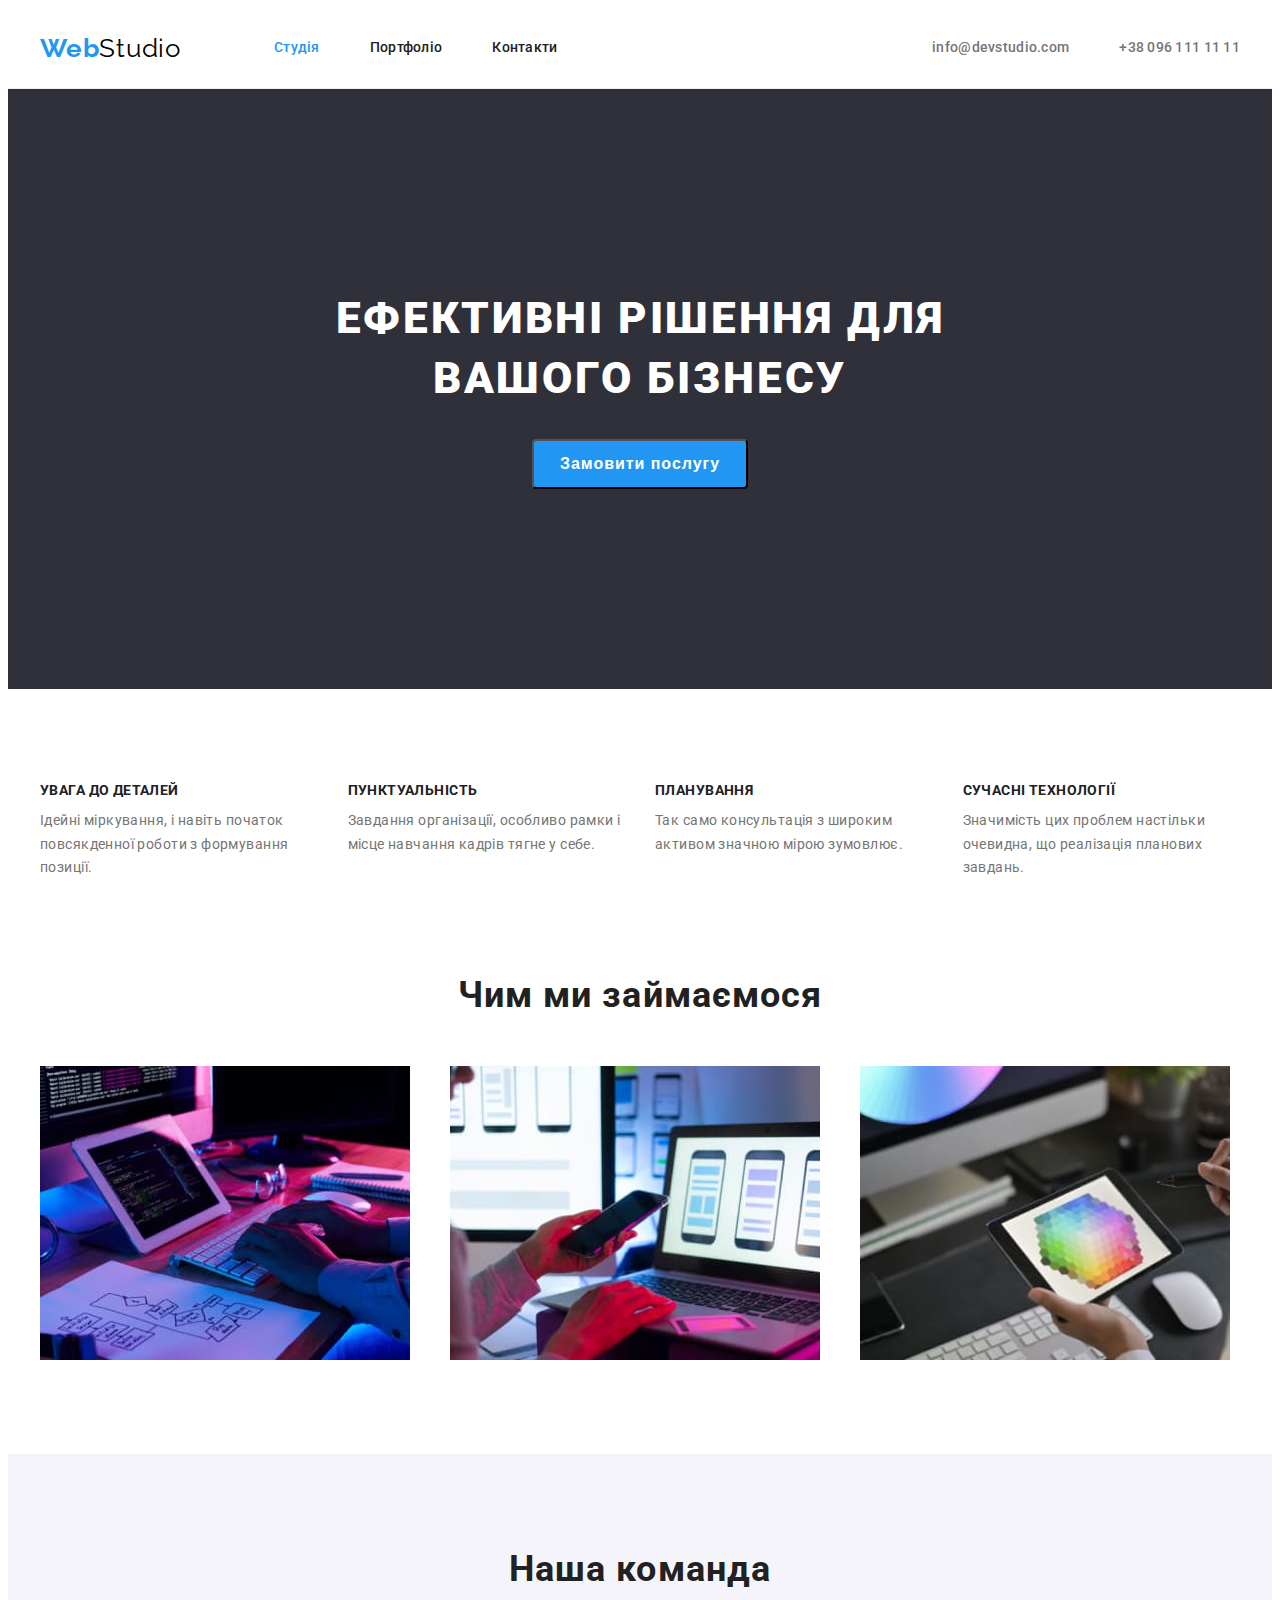
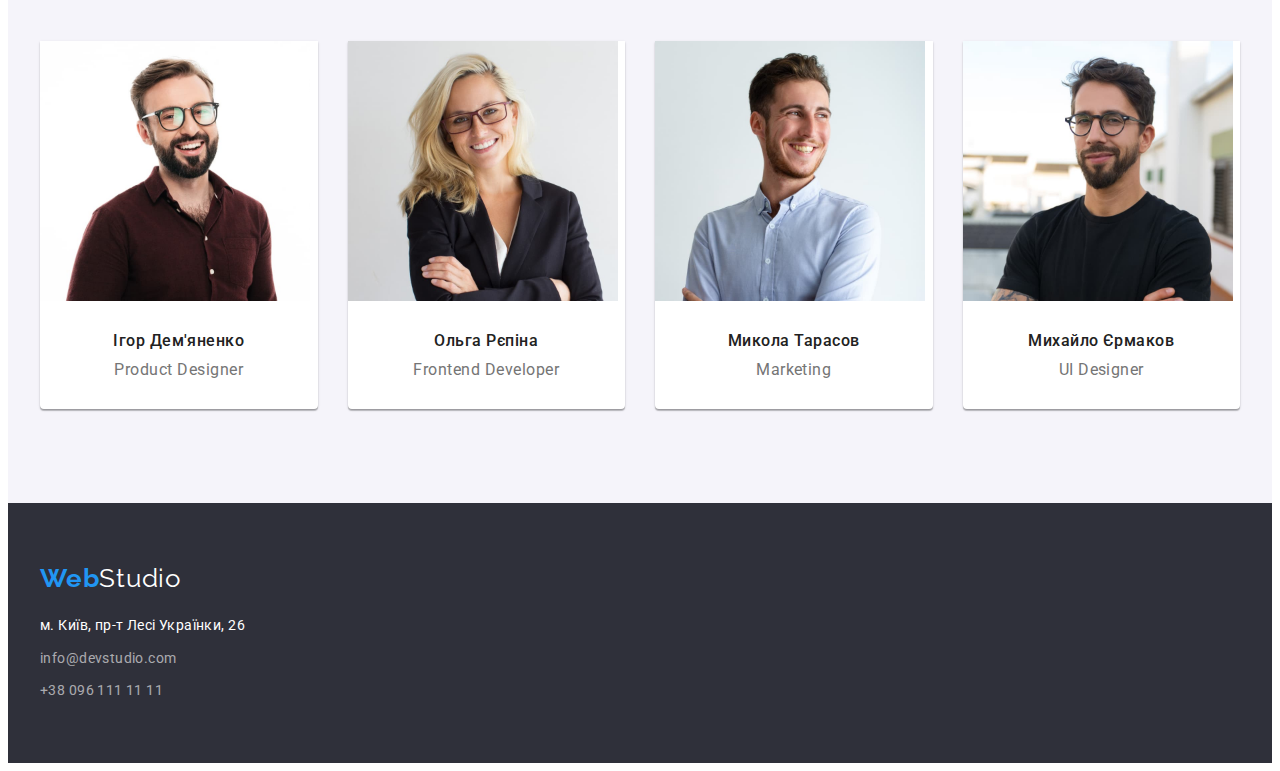
<file: index.html>
<!DOCTYPE html>
<html lang="uk">

<head>
    <meta charset="UTF-8">
    <meta http-equiv="X-UA-Compatible" content="IE=edge">
    <meta name="viewport" content="width=device-width, initial-scale=1.0">
    <title>Web Studio</title>
    <link rel="preconnect" href="https://fonts.googleapis.com">
    <link rel="preconnect" href="https://fonts.gstatic.com" crossorigin>
    <link
        href="https://fonts.googleapis.com/css2?family=Oleo+Script&family=Raleway:wght@700&family=Roboto:wght@400;500;700;900&display=swap"
        rel="stylesheet">
    <link rel="stylesheet" href="https://cdnjs.cloudflare.com/ajax/libs/modern-normalize/2.0.0/modern-normalize.min.css"
        integrity="sha512-4xo8blKMVCiXpTaLzQSLSw3KFOVPWhm/TRtuPVc4WG6kUgjH6J03IBuG7JZPkcWMxJ5huwaBpOpnwYElP/m6wg=="
        crossorigin="anonymous" referrerpolicy="no-referrer" />
    <link rel="stylesheet" href="./css/styles.css">
</head>

<body>
    <!-- Шапка -->

    <header class="header">
        <div class="container header-box">
            <nav class="navigation">
                <a class="logo1 link" href="./index.html">Web<span class="logo2">Studio</span></a>
                <ul class="nav-list">
                    <li><a class="link navigation-link accent-link" href="./index.html">Студія</a></li>
                    <li><a class="link navigation-link" href="./portfolio.html">Портфоліо</a></li>
                    <li><a class="link navigation-link" href="./index.html">Контакти</a></li>
                </ul>
            </nav>
            <ul class="nav-contact">
                <li><a class="link link-contact" href="mailto:spolonchuk@gmail.com">info@devstudio.com</a>
                </li>
                <li><a class="link link-contact" href="tel:+380961111111">+38 096 111 11 11</a></li>
            </ul>
        </div>
    </header>

    <main>
        <!-- Герой -->
        <section class="section hero">
            <div class="container">
                <h1 class="hero-title">Ефективні рішення для вашого бізнесу</h1>
                <button class="btn accent-btn" type="button">Замовити послугу</button>
            </div>
        </section>

        <section class="section advantages">
            <div class="container">
                <h2 class="visually-hidden">Наші переваги</h2>
                <ul class="adv-list">
                    <li class="adv-item">
                        <h3 class="advan-title">УВАГА ДО ДЕТАЛЕЙ</h3>
                        <p class=" advan-text">Ідейні міркування, і навіть початок повсякденної роботи з формування
                            позиції.</p>
                    </li>
                    <li class="adv-item">
                        <h3 class="advan-title">ПУНКТУАЛЬНІСТЬ</h3>
                        <p class=" advan-text">Завдання організації, особливо рамки і місце навчання кадрів тягне у
                            себе.</p>
                    </li>
                    <li class="adv-item">
                        <h3 class="advan-title">ПЛАНУВАННЯ</h3>
                        <p class=" advan-text">Так само консультація з широким активом значною мірою зумовлює.</p>
                    </li>
                    <li class="adv-item">
                        <h3 class="advan-title">СУЧАСНІ ТЕХНОЛОГІЇ</h3>
                        <p class=" advan-text">Значимість цих проблем настільки очевидна, що реалізація планових
                            завдань.</p>
                    </li>
                </ul>
            </div>
        </section>

        <section class="section works">
            <div class="container">
                <h2 class="section-title">Чим ми займаємося</h2>
                <ul class="works-list">
                    <li class="works-item"><img src="./images/main/img1.jpg" alt="Розробка" width="370" height="294">
                    </li>
                    <li class="works-item"><img src="./images/main/img2.jpg" alt="Адаптація" width="370" height="294">
                    </li>
                    <li class="works-item"><img src="./images/main/img3.jpg" alt="Підбір кольору" width="370"
                            height="294"></li>
                </ul>
            </div>
        </section>

        <section class="teams section">
            <div class="container">
                <h2 class="section-title">Наша команда</h2>
                <ul class="team-list">
                    <li class="adv-item team-item">
                        <img src="./images/main/teamcard1.jpg" alt="Ігор Дем'яненко" width="270" height="260">
                        <div class="team-box">
                            <h3 class="team-title">Ігор Дем'яненко</h3>
                            <p class="team-text">Product Designer</p>
                        </div>
                    </li>
                    <li class="adv-item team-item">
                        <img src="./images/main/teamcard2.jpg" alt="Ольга Рєпіна" width="270" height="260">
                        <div class="team-box">
                            <h3 class="team-title">Ольга Рєпіна</h3>
                            <p class="team-text">Frontend Developer</p>
                        </div>
                    </li>
                    <li class="adv-item team-item">
                        <img src="./images/main/teamcard3.jpg" alt="Микола Тарасов" width="270" height="260">
                        <div class="team-box">
                            <h3 class="team-title">Микола Тарасов</h3>
                            <p class="team-text">Marketing</p>
                        </div>
                    </li>
                    <li class="adv-item team-item">
                        <img src="./images/main/teamcard4.jpg" alt="Михайло Єрмаков" width="270" height="260">
                        <div class="team-box">
                            <h3 class="team-title">Михайло Єрмаков</h3>
                            <p class="team-text">UI Designer</p>
                        </div>
                    </li>
                </ul>
            </div>
        </section>

    </main>

    <footer class="flooter">
        <div class=" container fl-box">
            <a class="logo1 link" href="./index.html">Web<span class="logo3">Studio</span></a>
            <address class="address">м. Київ, пр-т Лесі Українки, 26
                <ul class="adress-list">
                    <li><a class="link flooter-link"
                            href="mailto:spolonchuk@gmail.com">info@devstudio.com</a>
                    </li>
                    <li class="address-item"><a class="link flooter-link" href="tel:+380961111111">+38 096 111 11 11</a>
                    </li>
                </ul>
            </address>
        </div>
    </footer>

</body>

</html>
</file>
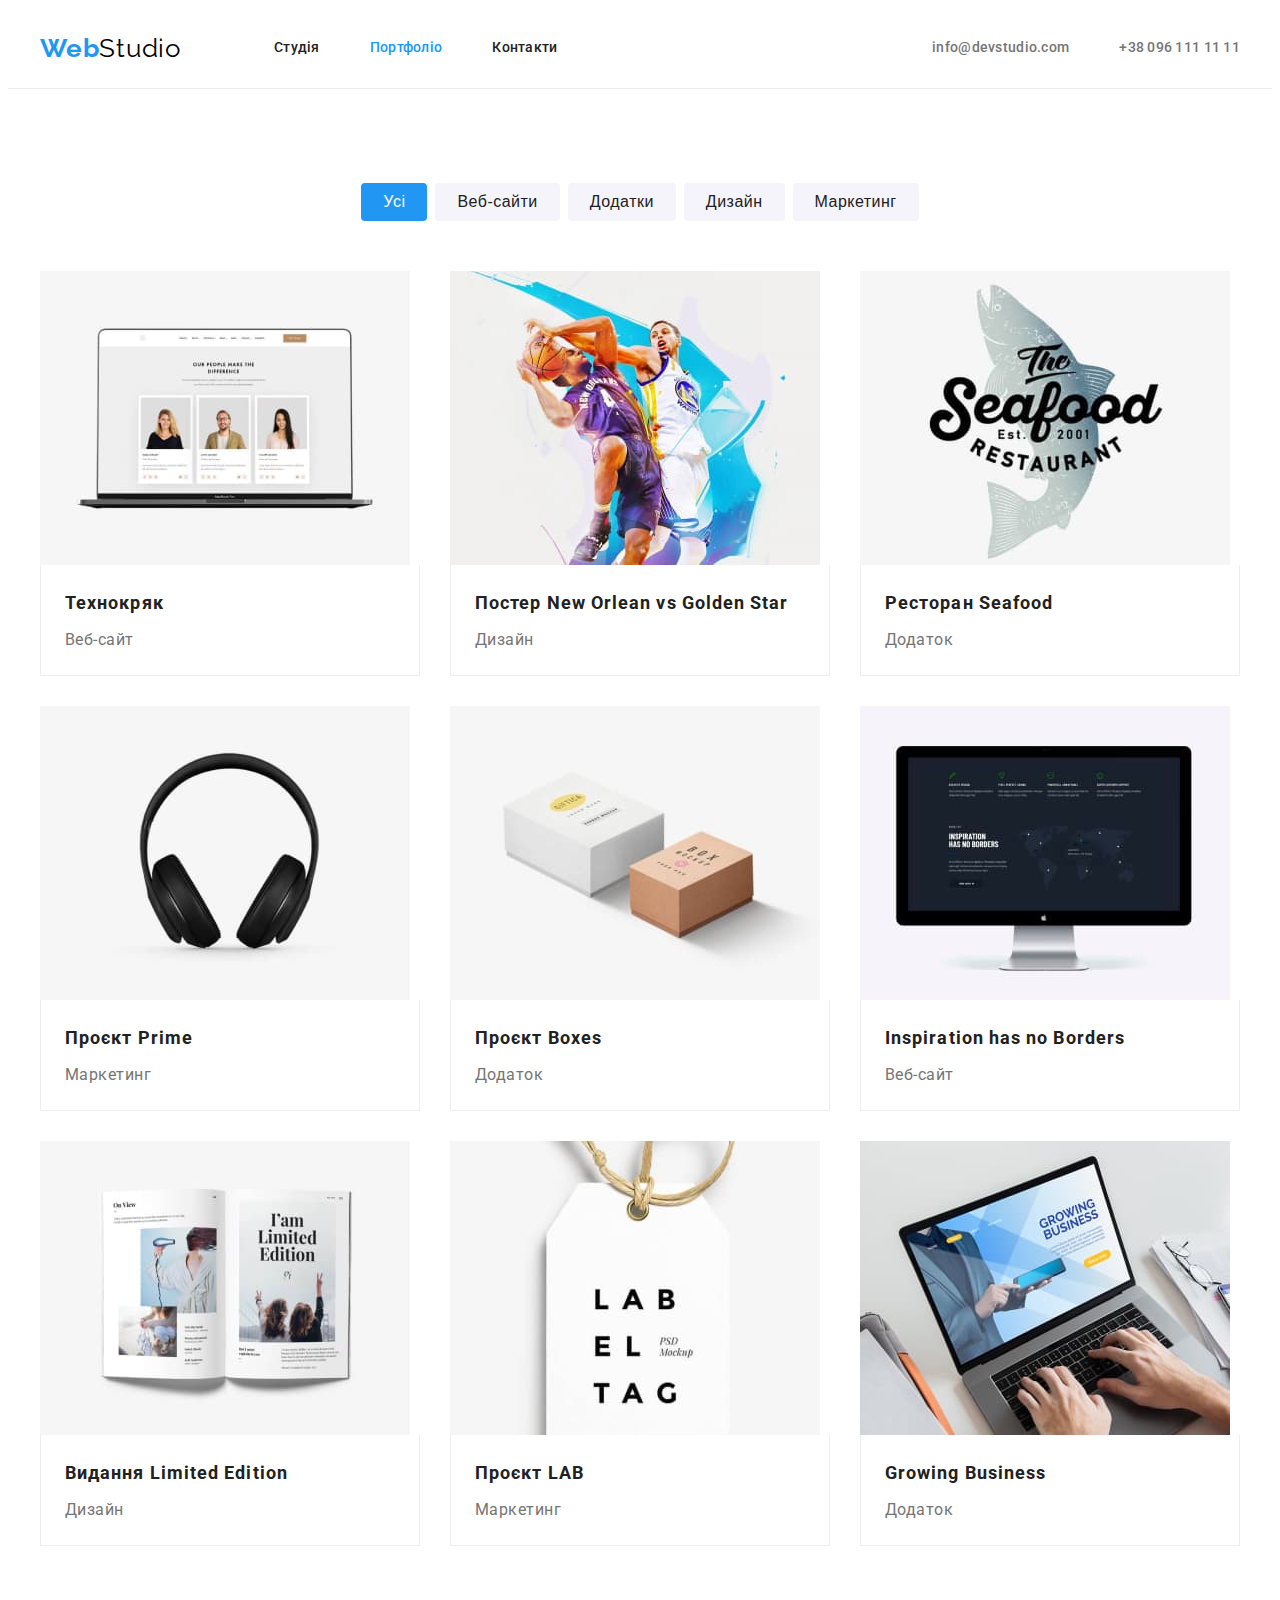
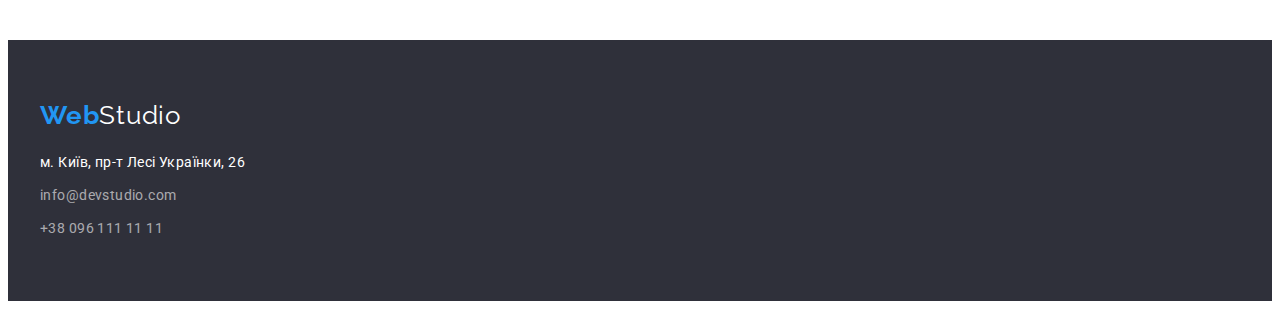
<file: portfolio.html>
<!DOCTYPE html>
<html lang="uk">

<head>
    <meta charset="UTF-8">
    <meta http-equiv="X-UA-Compatible" content="IE=edge">
    <meta name="viewport" content="width=device-width, initial-scale=1.0">
    <title>Web Studio</title>
    <link rel="preconnect" href="https://fonts.googleapis.com">
    <link rel="preconnect" href="https://fonts.gstatic.com" crossorigin>
    <link
        href="https://fonts.googleapis.com/css2?family=Oleo+Script&family=Raleway:wght@700&family=Roboto:wght@400;500;700;900&display=swap"
        rel="stylesheet">
    <link rel="stylesheet" href="https://cdnjs.cloudflare.com/ajax/libs/modern-normalize/2.0.0/modern-normalize.min.css"
        integrity="sha512-4xo8blKMVCiXpTaLzQSLSw3KFOVPWhm/TRtuPVc4WG6kUgjH6J03IBuG7JZPkcWMxJ5huwaBpOpnwYElP/m6wg=="
        crossorigin="anonymous" referrerpolicy="no-referrer" />
    <link rel="stylesheet" href="./css/styles.css">
</head>

<body>
    <!-- Шапка -->
    <header class="header">
        <div class="container header-box">
            <nav class="navigation">
                <a class="logo1 link" href="./index.html">Web<span class="logo2">Studio</span></a>
                <ul class="nav-list">
                    <li><a class="link navigation-link" href="./index.html">Студія</a></li>
                    <li><a class="link navigation-link accent-link" href="./portfolio.html">Портфоліо</a></li>
                    <li><a class="link navigation-link" href="./index.html">Контакти</a></li>
                </ul>
            </nav>
            <ul class="nav-contact">
                <li><a class="link link-contact" href="mailto:spolonchuk@gmail.com">info@devstudio.com</a>
                </li>
                <li><a class="link link-contact" href="tel:+380961111111">+38 096 111 11 11</a></li>
            </ul>
        </div>
    </header>

    <main>
        <section class="section">
            <div class="container">
                <h1 class="visually-hidden">Портфоліо</h1>
                <ul class="portf-btn-box">
                    <li class="portf-item"><button class="portfolio-btn accent-btn" type="button">Усі</button></li>
                    <li class="portf-item"><button class="portfolio-btn" type="button">Веб-сайти</button></li>
                    <li class="portf-item"><button class="portfolio-btn" type="button">Додатки</button></li>
                    <li class="portf-item"><button class="portfolio-btn" type="button">Дизайн</button></li>
                    <li class="portf-item"><button class="portfolio-btn" type="button">Маркетинг</button></li>
                </ul>

                <ul class="portfolio-list">
                    <li class="portfolio-item">
                        <a class="portfolio-link" href="">
                            <img src="./images/portfolio/img1.jpg" alt="Технокряк" width="370" height="294">
                            <div class="portfolio-link-box">
                                <h2 class="portfolio-title">Технокряк</h2>
                                <p class="portfolio-text">Веб-сайт</p>
                            </div>
                        </a>
                    </li>
                    <li class="portfolio-item">
                        <a class="portfolio-link" href="">
                            <img src="./images/portfolio/img2.jpg" alt="Постер" width="370" height="294">
                            <div class="portfolio-link-box">
                                <h2 class="portfolio-title">Постер <span lang="en">New Orlean vs Golden Star</span></h2>
                                <p class="portfolio-text">Дизайн</p>
                            </div>
                        </a>
                    </li>
                    <li class="portfolio-item">
                        <a class="portfolio-link" href="">
                            <img src="./images/portfolio/img3.jpg" alt="Ресторан" width="370" height="294">
                            <div class="portfolio-link-box">
                                <h2 class="portfolio-title">Ресторан <span lang="en">Seafood</span></h2>
                                <p class="portfolio-text">Додаток</p>
                            </div>
                        </a>
                    </li>
                    <li class="portfolio-item">
                        <a class="portfolio-link" href="">
                            <img src="./images/portfolio/img4.jpg" alt="Проєкт Prime" width="370" height="294">
                            <div class="portfolio-link-box">
                                <h2 class="portfolio-title">Проєкт <span lang="en">Prime</span></h2>
                                <p class="portfolio-text">Маркетинг</p>
                            </div>
                        </a>
                    </li>
                    <li class="portfolio-item">
                        <a class="portfolio-link" href="">
                            <img src="./images/portfolio/img5.jpg" alt="Проєкт Boxes" width="370" height="294">
                            <div class="portfolio-link-box">
                                <h2 class="portfolio-title">Проєкт <span lang="en">Boxes</span></h2>
                                <p class="portfolio-text">Додаток</p>
                            </div>
                        </a>
                    </li>
                    <li class="portfolio-item">
                        <a class="portfolio-link" href="">
                            <img src="./images/portfolio/img6.jpg" alt="Веб-сайт" width="370" height="294">
                            <div class="portfolio-link-box">
                                <h2 class="portfolio-title"><span lang="en">Inspiration has no Borders</span></h2>
                                <p class="portfolio-text">Веб-сайт</p>
                            </div>
                        </a>
                    </li>
                    <li class="portfolio-item">
                        <a class="portfolio-link" href="">
                            <img src="./images/portfolio/img7.jpg" alt="Видання" width="370" height="294">
                            <div class="portfolio-link-box">
                                <h2 class="portfolio-title">Видання <span lang="en">Limited Edition</span></h2>
                                <p class="portfolio-text">Дизайн</p>
                            </div>
                        </a>
                    </li>
                    <li class="portfolio-item">
                        <a class="portfolio-link" href="">
                            <img src="./images/portfolio/img8.jpg" alt="Проєкт LAB" width="370" height="294">
                            <div class="portfolio-link-box">
                                <h2 class="portfolio-title">Проєкт <span lang="en">LAB</span></h2>
                                <p class="portfolio-text">Маркетинг</p>
                            </div>
                        </a>
                    </li>
                    <li class="portfolio-item">
                        <a class="portfolio-link" href="">
                            <img src="./images/portfolio/img9.jpg" alt="Додаток" width="370" height="294">
                            <div class="portfolio-link-box">
                                <h2 class="portfolio-title"><span lang="en">Growing Business</span></h2>
                                <p class="portfolio-text">Додаток</p>
                            </div>
                        </a>
                    </li>
                </ul>
            </div>
        </section>
    </main>

    <footer class="flooter">
        <div class=" container fl-box">
            <a class="logo1 link" href="./index.html">Web<span class="logo3">Studio</span></a>
            <address class="address">м. Київ, пр-т Лесі Українки, 26
                <ul class="adress-list">
                    <li><a class="link flooter-link" href="mailto:spolonchuk@gmail.com">info@devstudio.com</a>
                    </li>
                    <li class="address-item"><a class="link flooter-link" href="tel:+380961111111">+38 096 111 11 11</a>
                    </li>
                </ul>
            </address>
        </div>
    </footer>
</body>

</html>
</file>
<file: css/styles.css>
:root {
  --main-font: Roboto, sans-serif;
  --secondary-font: Raleway, sans-serif;
  /* text color */
  --main-txt-color: #212121;
  --secondary-txt-color: #757575;
  --white-txt-color: #ffffff;
  --accent-txt-color: #2196f3;
  --dark-txt-color: #000000;
  --flooter-text: rgba(255, 255, 255, 0.6);

  /* background color */
  --main-bcg-color: #ffffff;
  --secondary-bcg-color: #f5f4fa;
  --portfolio-bcg-color: #eeeeee;
  --dark-bcg-color: #2f303a;

  --width-container: 1200px;
}

body {
  font-family: var(--main-font);
  background-color: var(--main-bcg-color);
  color: var(--main-txt-color);
}

.cbg {
  background-color: aquamarine;
  outline: aquamarine solid 5px;
}

.container {
  width: var(--width-container);
  padding-left: 15px;
  padding-right: 15px;
  margin-left: auto;
  margin-right: auto;

  /* outline: tomato solid 5px; */
}

.link {
  color: currentColor;
  text-decoration: none;
}

.link:hover,
.link:focus {
  color: var(--accent-txt-color);
}

li,
ul {
  list-style-type: none;
  padding: 0;
  margin: 0;
  padding-inline-start: 0;
}

img {
  display: block;
}

ul,
h1,
h2,
h3,
p {
  margin: 0;
  margin-block-start: 0;
  margin-block-end: 0;
}

.visually-hidden {
  position: absolute;
  width: 1px;
  height: 1px;
  margin: -1px;
  border: 0;
  padding: 0;

  white-space: nowrap;
  clip-path: inset(100%);
  clip: rect(0 0 0 0);
  overflow: hidden;
}

.logo1 {
  color: var(--accent-txt-color);
  font-family: var(--secondary-font);
  font-size: 26px;
  font-weight: 700;
  line-height: 1.19;
  letter-spacing: 0.03em;
  text-align: left;
}

.logo2 {
  color: var(--dark-txt-color);
  /* font-family: Oleo Script; */
  font-weight: 400;
}

.logo3 {
  color: var(--white-txt-color);
  /* font-family: Oleo Script; */
  font-weight: 400;
}

/* HEADER */
.header {
  border-bottom: 1px solid var(--portfolio-bcg-color);
}

.header-box {
  display: flex;
  align-items: center;
}

.navigation {
  display: flex;
  align-items: center;
}

.nav-list {
  display: flex;
  align-items: center;
  margin-left: 93px;
  gap: 50px;
}

.nav-contact {
  display: flex;
  align-items: center;
  margin-left: auto;
  gap: 50px;
}

.accent-link {
  color: var(--accent-txt-color);
}

.navigation-link {
  display: block;
  font-size: 14px;
  font-weight: 500;
  line-height: 1.14;
  letter-spacing: 0.02em;
  /* text-align: left; */
  padding-top: 32px;
  padding-bottom: 32px;
}

.link-contact {
  display: block;
  font-size: 14px;
  font-weight: 500;
  line-height: 1.14;
  letter-spacing: 0.02em;
  /* text-align: left; */
  color: var(--secondary-txt-color);
  padding-top: 32px;
  padding-bottom: 32px;
}

/* SECTION */
.section {
  padding-top: 94px;
  padding-bottom: 94px;
}

/* HERO */
.hero {
  background-color: var(--dark-bcg-color);
  padding-top: 200px;
  padding-bottom: 200px;
}

.hero-title {
  color: var(--white-txt-color);
  font-size: 44px;
  font-weight: 900;
  line-height: 1.36;
  letter-spacing: 0.06em;
  text-align: center;
  text-transform: uppercase;
  margin-bottom: 30px;
  margin-left: auto;
  margin-right: auto;
  width: 696px;
}

.btn {
  font-size: 16px;
  font-weight: 700;
  line-height: 1.88;
  letter-spacing: 0.06em;
  text-align: center;
  width: 216px;
  height: 50px;
  min-width: 152;
  max-width: 230;
  /* top: 430px;
  left: 692px; */
  border-radius: 4px;
  cursor: pointer;
  margin: 0 auto;
  display: block;
}

/* advantages */
.advantages {
  padding-bottom: 0;
}

.adv-list {
  display: flex;
  flex-wrap: wrap;
  gap: 30px;
}

.adv-item {
  flex-basis: calc((100% - 90px) / 4);
}

.advan-title {
  font-size: 14px;
  font-weight: 700;
  line-height: 1.14;
  letter-spacing: 0.03em;
  text-align: left;
  margin-bottom: 10px;
}

.advan-text {
  font-size: 14px;
  line-height: 1.71;
  letter-spacing: 0.03em;
  text-align: left;
  color: var(--secondary-txt-color);
}

/* Section our works */
.section-title {
  font-size: 36px;
  font-weight: 700;
  line-height: 1.17;
  letter-spacing: 1.08px;
  text-align: center;
  margin-bottom: 50px;
}

.works-list {
  display: flex;
  flex-wrap: wrap;
  gap: 30px;
}

.works-item {
  flex-basis: calc((100% - 60px) / 3);
}

/* Team */
.teams {
  background-color: var(--secondary-bcg-color);
}

.team-list {
  display: flex;
  flex-wrap: wrap;
  gap: 30px;
}

.team-item {
  border-radius: 0px 0px 4px 4px;
  box-shadow: 0px 1px 3px rgba(0, 0, 0, 0.12), 0px 1px 1px rgba(0, 0, 0, 0.14),
    0px 2px 1px rgba(0, 0, 0, 0.2);
  background-color: var(--main-bcg-color);
}

.team-box {
  padding-top: 30px;
  padding-bottom: 30px;
}

.team-title {
  font-size: 16px;
  font-weight: 500;
  line-height: 1.19;
  letter-spacing: 0.03em;
  text-align: center;
  margin-bottom: 10px;
}

.team-text {
  font-size: 16px;
  line-height: 1.19;
  letter-spacing: 0.03em;
  text-align: center;
  color: var(--secondary-txt-color);
}

/******** flooter ********/
.flooter {
  background-color: var(--dark-bcg-color);
  padding-top: 60px;
  padding-bottom: 60px;
}

.fl-box {
}

.flooter address {
  font-size: 14px;
  line-height: 1.71;
  letter-spacing: 0.03em;
  text-align: left;
  color: var(--white-txt-color);
}

.flooter-link {
  font-size: 14px;
  line-height: 1.71;
  letter-spacing: 0.03em;
  text-align: left;
  color: var(--flooter-text);
}

.address {
  font-style: normal;
  margin-top: 20px;
}

.adress-list {
   margin-top: 9px;
}

.address-item {
  margin-top: 9px;
}

/************ portfolio ********/

.portf-btn-box {
  display: flex;
  justify-content: center;
  gap: 8px;
  margin-bottom: 50px;
}

.portfolio-btn {
  font-size: 16px;
  font-weight: 500;
  line-height: 1.63;
  letter-spacing: 0.03em;
  text-align: center;
  background-color: var(--secondary-bcg-color);
  color: var(--main-txt-color);
  height: 38px;
  border-radius: 4px;
  border: none;
  cursor: pointer;
  padding: 6px 22px;
}

.portfolio-btn:focus,
.portfolio-btn:hover,
.accent-btn {
  color: var(--white-txt-color);
  background-color: var(--accent-txt-color);
}

.portfolio-list {
  display: flex;
  flex-wrap: wrap;
  column-gap: 30px;
  row-gap: 30px;
}

.portfolio-item {
  flex-basis: calc((100% - 60px) / 3);
  background: var(--main-bcg-color);
}

.portfolio-link {
  color: currentColor;
  text-decoration: none;
}

.portfolio-link-box {
  padding-top: 20px;
  padding-bottom: 20px;
  padding-left: 24px;
  padding-right: 24px;
  border-bottom: 1px solid var(--portfolio-bcg-color);
  border-left: 1px solid var(--portfolio-bcg-color);
  border-right: 1px solid var(--portfolio-bcg-color); 
}

.portfolio-title {
  font-size: 18px;
  font-weight: 700;
  line-height: 2;
  letter-spacing: 0.06em;
  text-align: left;
  margin-bottom: 4px;
}

.portfolio-text {
  font-size: 16px;
  line-height: 1.88;
  letter-spacing: 0.03em;
  text-align: left;
  color: var(--secondary-txt-color);
}
</file>
